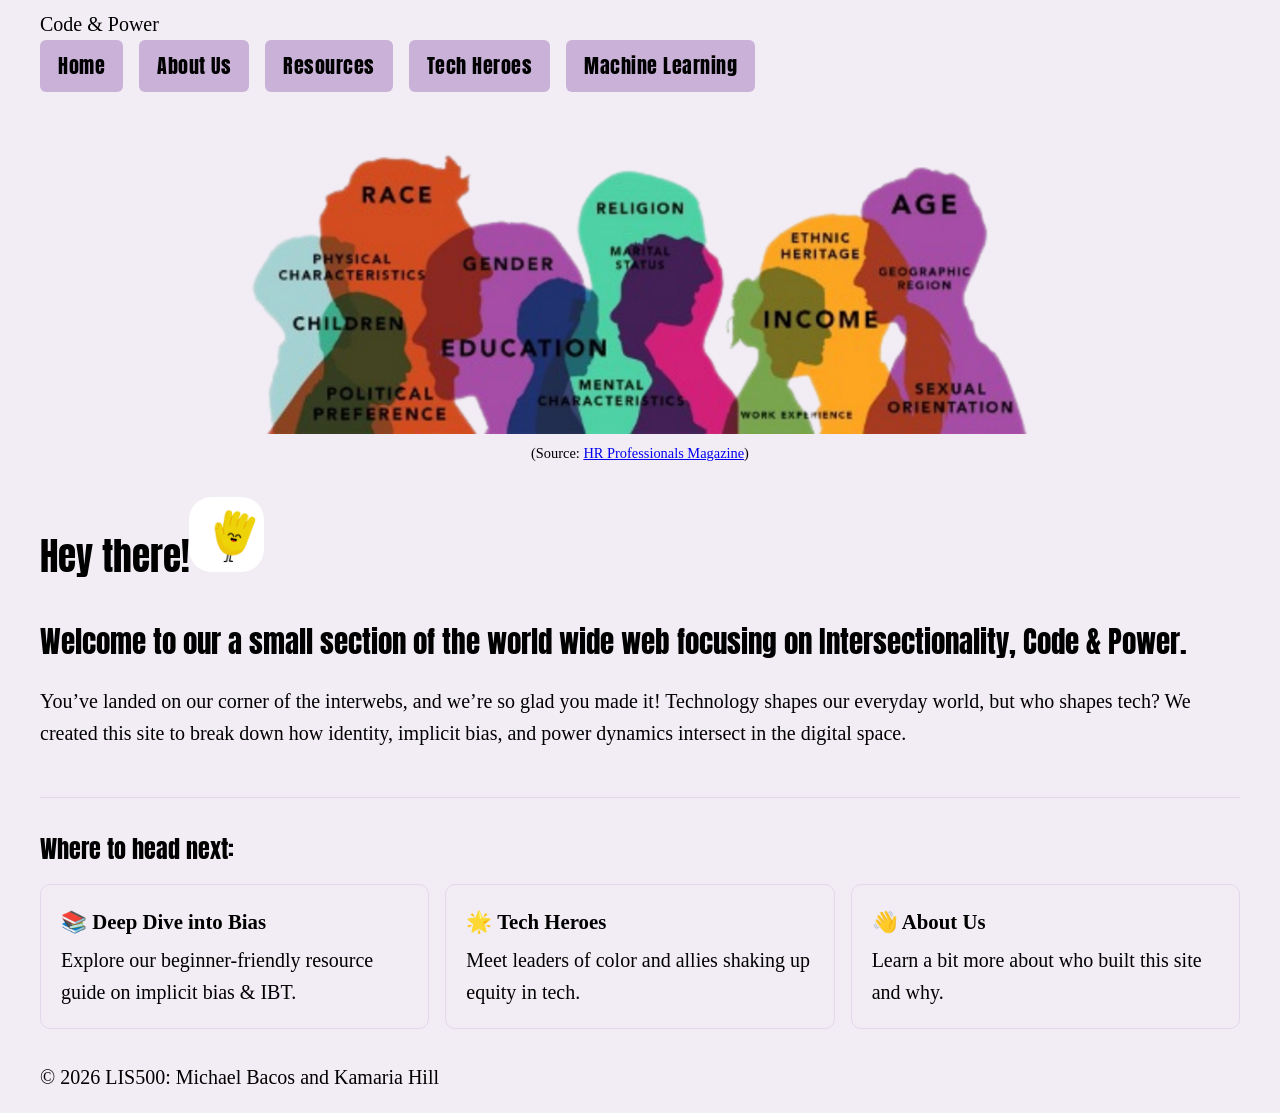
<file: index.html>
<!DOCTYPE html>
<html lang="en">
<head>
    <meta charset="UTF-8">
    <meta name="viewport" content="width=device-width, initial-scale=1.0">
    <title>Intro To Intersectionality: Code & Power </title>
    <link rel="preconnect" href="https://fonts.googleapis.com">
<link rel="preconnect" href="https://fonts.gstatic.com" crossorigin>
<link href="https://fonts.googleapis.com/css2?family=Anton&display=swap" rel="stylesheet">
    <!-- Link to external CSS stylesheet -->
    <link rel="stylesheet" href="https://ladykay98.github.io/LIS500Project/style.css">
</head>
    <!-- Site Header & Navigation-kh -->
    <header class="site-header">
        <div class="logo">Code &amp; Power</div>
        <nav>
            <ul class="nav-links">
                <li><a href="https://ladykay98.github.io/LIS500Project/index.html" class="active">Home</a></li>
                <li><a href="https://ladykay98.github.io/LIS500Project/aboutus.html">About Us</a></li>
                <li><a href="https://ladykay98.github.io/LIS500Project/resources.html">Resources</a></li>
                <li><a href="https://ladykay98.github.io/LIS500Project/techheroes.html">Tech Heroes</a></li>
                <li><a href="https://ladykay98.github.io/LIS500Project/machine-learning-project.html">Machine Learning</a></li>
            </ul>
        </nav>
    </header>
    <!-- Placed hero/banner inside header container; updated to figure tag so img size doesn't overwhelm the page-kh -->
    <figure style="max-width: 800px; margin: 2rem auto; text-align: center;">
    <img alt="implicit bias &amp; intersectionality" src="assets/implicit bias graphic_race-age-gender.png" style="width: 100%; height: auto; display: block;">
    <figcaption style="font-size: 0.9rem; margin-top: 0.5rem;">
        (Source: <a href="https://hrprofessionalsmagazine.com/2020/12/31/measure-implicit-bias-in-your-organization-and-eliminate-it-now/" target="_blank">HR Professionals Magazine</a>)
    </figcaption>
</figure>
<body>

    <!-- Main Splash Page text - kh-->
    <main class="hero-container">
        <section class="hero-card">
            <h1>Hey there!<img src="assets/0368c21a37cce3e3628ff8eeccc4e2a4.gif" alt="Animated GIF waving hand" style="border-radius: 30%; object-fit: cover; width: 75px; height: 75px;"></h1>
            <h2>Welcome to our a small section of the world wide web focusing on <span>Intersectionality, Code &amp; Power</span>.</h2>
            
            <p class="intro-text">
                You’ve landed on our corner of the interwebs, and we’re so glad you made it! Technology shapes our everyday world, but who shapes tech? We created this site to break down how identity, implicit bias, and power dynamics intersect in the digital space.
            </p>

        
            <!-- Quick Links -->
            <div class="quick-nav"> <!--Created a card grid to navigate the site through the index page MB-->
                <h3>Where to head next:</h3>
                <div class="card-grid">
                    <a href="resources.html" class="nav-card">
                        <h4>📚 Deep Dive into Bias</h4>
                        <p>Explore our beginner-friendly resource guide on implicit bias &amp; IBT.</p>
                    </a>
                    <a href="techheroes.html" class="nav-card">
                        <h4>🌟 Tech Heroes</h4>
                        <p>Meet leaders of color and allies shaking up equity in tech.</p>
                    </a>
                    <a href="aboutus.html" class="nav-card">
                        <h4>👋 About Us</h4>
                        <p>Learn a bit more about who built this site and why.</p>
                    </a>
                </div>
            </div>
        </section>
    </main>

</body>
</html>

    <footer>
        <p>&copy; 2026 LIS500: Michael Bacos and Kamaria Hill</p>
    </footer>

</body>
</html>
</file>
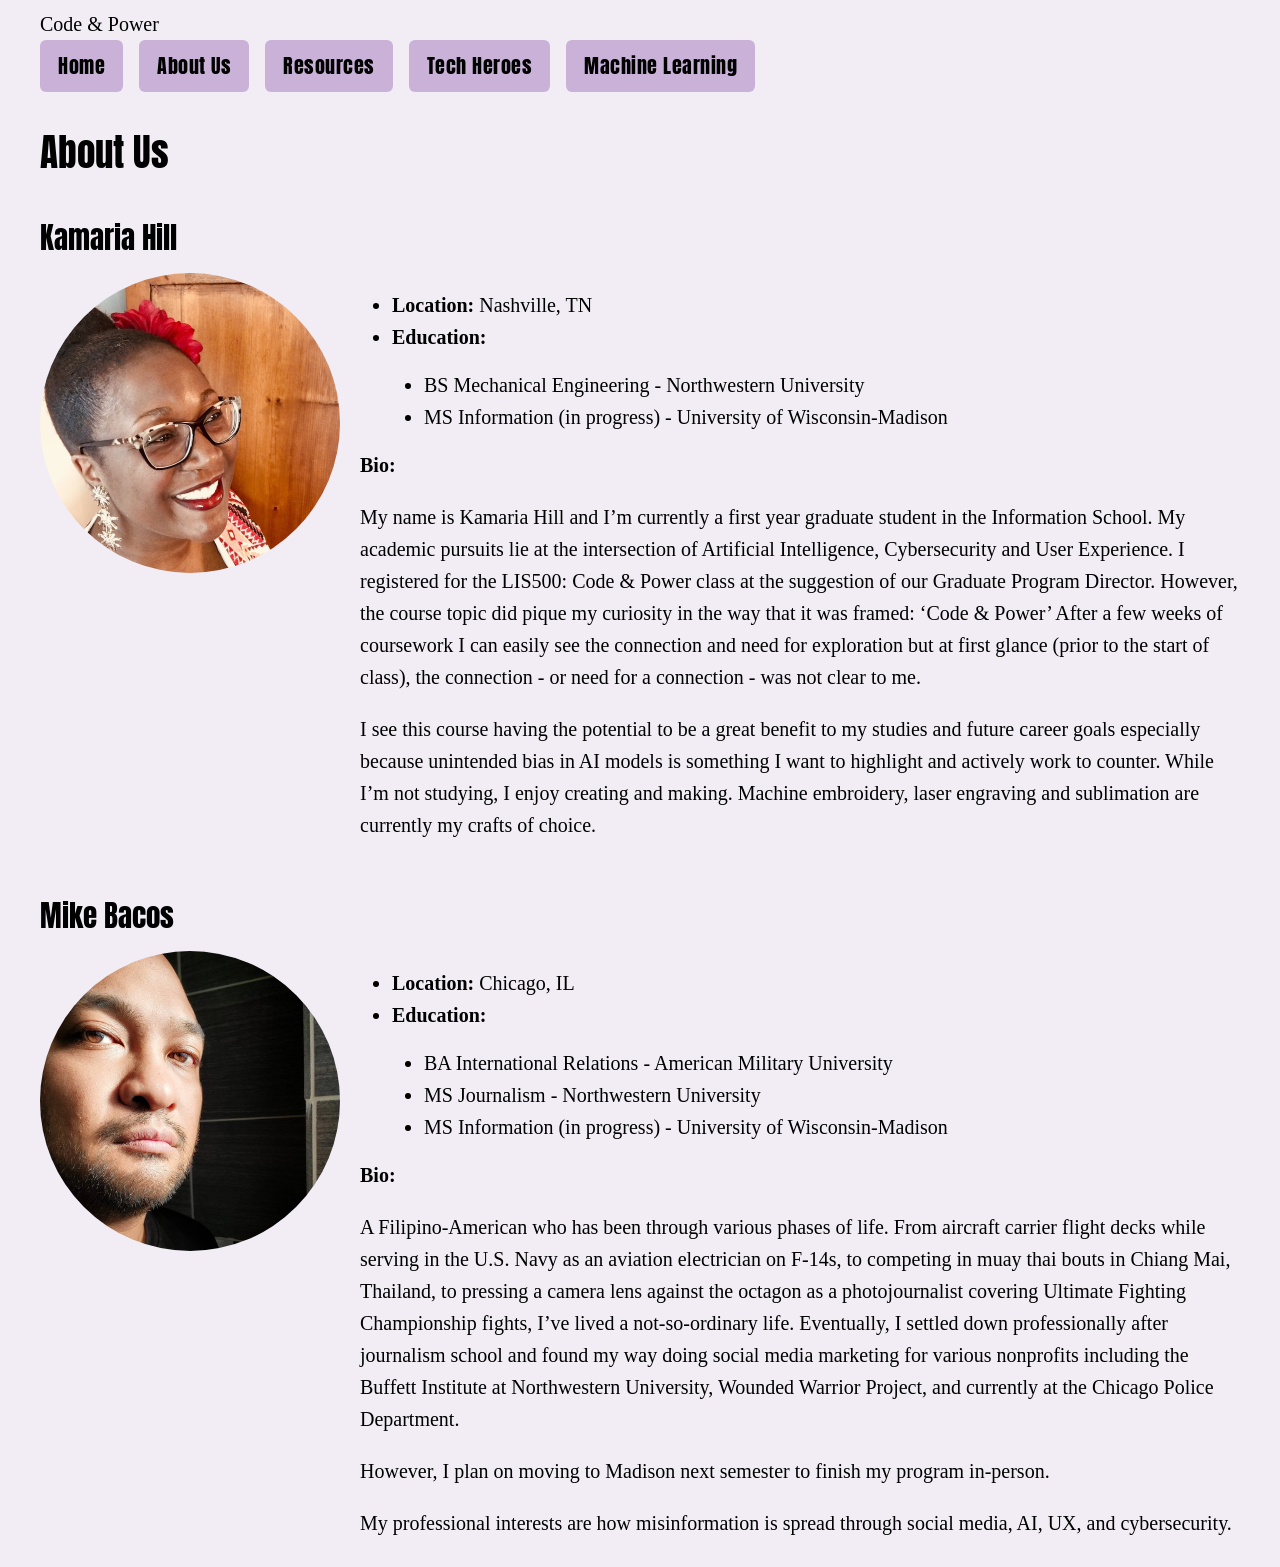
<file: aboutus.html>
<!DOCTYPE html>
<html lang="en">
<head>
  <meta charset="UTF-8">
  <meta name="viewport" content="width=device-width, initial-scale=1">
  <title>About Us</title>
	<link rel="preconnect" href="https://fonts.googleapis.com">
<link rel="preconnect" href="https://fonts.gstatic.com" crossorigin>
<link href="https://fonts.googleapis.com/css2?family=Anton&display=swap" rel="stylesheet">
  <link rel="stylesheet" href="https://ladykay98.github.io/LIS500Project/style.css">
</head>
<body>
<!-- Site Header & Navigation -->
    <header class="site-header">
        <div class="logo">Code &amp; Power</div>
        <nav>
            <ul class="nav-links">
                <li><a href="https://ladykay98.github.io/LIS500Project/index.html" class="active">Home</a></li>
                <li><a href="https://ladykay98.github.io/LIS500Project/aboutus.html">About Us</a></li>
                <li><a href="https://ladykay98.github.io/LIS500Project/resources.html">Resources</a></li>
                <li><a href="https://ladykay98.github.io/LIS500Project/techheroes.html">Tech Heroes</a></li>
				<li><a href="https://ladykay98.github.io/LIS500Project/machine-learning-project.html">Machine Learning</a></li>
            </ul>
        </nav>
    </header>


<main>
	
  <h1>About Us</h1>
  <h2>Kamaria Hill</h2>
	<div class="content-container">
	<img src="assets/khill_headshot_small.jpeg" alt="Photo of Kamaria Hill" class="img-right" style="border-radius: 50%; object-fit: cover; width: 300px; height: 300px;" float: right; margin-right: 20px; margin-bottom: 10px;">	
	<div class="text-container">	 
<ul> 
	<li><b>Location:</b> Nashville, TN</li>
  <li><b>Education:</b>
	  <ul>
		  <li>BS Mechanical Engineering - Northwestern University</li>
     	  <li>MS Information (in progress) - University of Wisconsin-Madison</li>
	  </ul>
  </li>
</ul>	 
 		 		
   <b>Bio:</b> 
  <p>My name is Kamaria Hill and I’m currently a first year graduate student in the Information School.
     My academic pursuits lie at the intersection of Artificial Intelligence, Cybersecurity and User Experience. 
     I registered for the LIS500: Code & Power class at the suggestion of our Graduate Program Director.
    However, the course topic did pique my curiosity in the way that it was framed: ‘Code & Power’ 
    After a few weeks of coursework I can easily see the connection and need for exploration but at first
     glance (prior to the start of class), the connection - or need for a connection - was not clear to me. </p>
	<p>
     I see this course having the potential to be a great benefit to my studies and future career goals especially 
     because unintended bias in AI models is something I want to highlight and actively work to counter. 
     While I’m not studying, I enjoy creating and making. Machine embroidery, laser engraving and 
     sublimation are currently my crafts of choice. </p>
	</div>
	</div>
   <h2>Mike Bacos</h2>
 <div class="content-container">
<img src="assets/MikeBacos.jpg" alt="Photo of Mike Bacos" style="border-radius: 50%; object-fit: cover; width: 300px; height: 300px;" float: right; margin-right: 20px; margin-bottom: 10px;">
<div class="text-container">	 
<ul> 
	<li><b>Location:</b> Chicago, IL</li>
  <li><b>Education:</b>
	  <ul>
		  <li>BA International Relations - American Military University</li>
     		<li>MS Journalism - Northwestern University</li> 
		  	<li>MS Information (in progress) - University of Wisconsin-Madison</li>
	  </ul>
  </li>
</ul>	 
 		 		
   <b>Bio:</b> 
   <p>A Filipino-American who has been through various phases of life. From aircraft carrier flight decks 
    while serving in the U.S. Navy as an aviation electrician on F-14s, to competing in muay thai bouts
     in Chiang Mai, Thailand, to pressing a camera lens against the octagon as a photojournalist covering
    Ultimate Fighting Championship fights, I’ve lived a not-so-ordinary life. Eventually, I settled down
    professionally after journalism school and found my way doing social media marketing for various 
    nonprofits including the Buffett Institute at Northwestern University, Wounded Warrior Project, 
    and currently at the Chicago Police Department. </p> 
    <p>However, I plan on moving to Madison next semester to finish my program in-person. </p>
    <p>My professional interests are how misinformation is spread through social media, AI, UX, and cybersecurity. </p>
	</div>
	</div>	
    
 
</main>




</body>
</html>
</file>
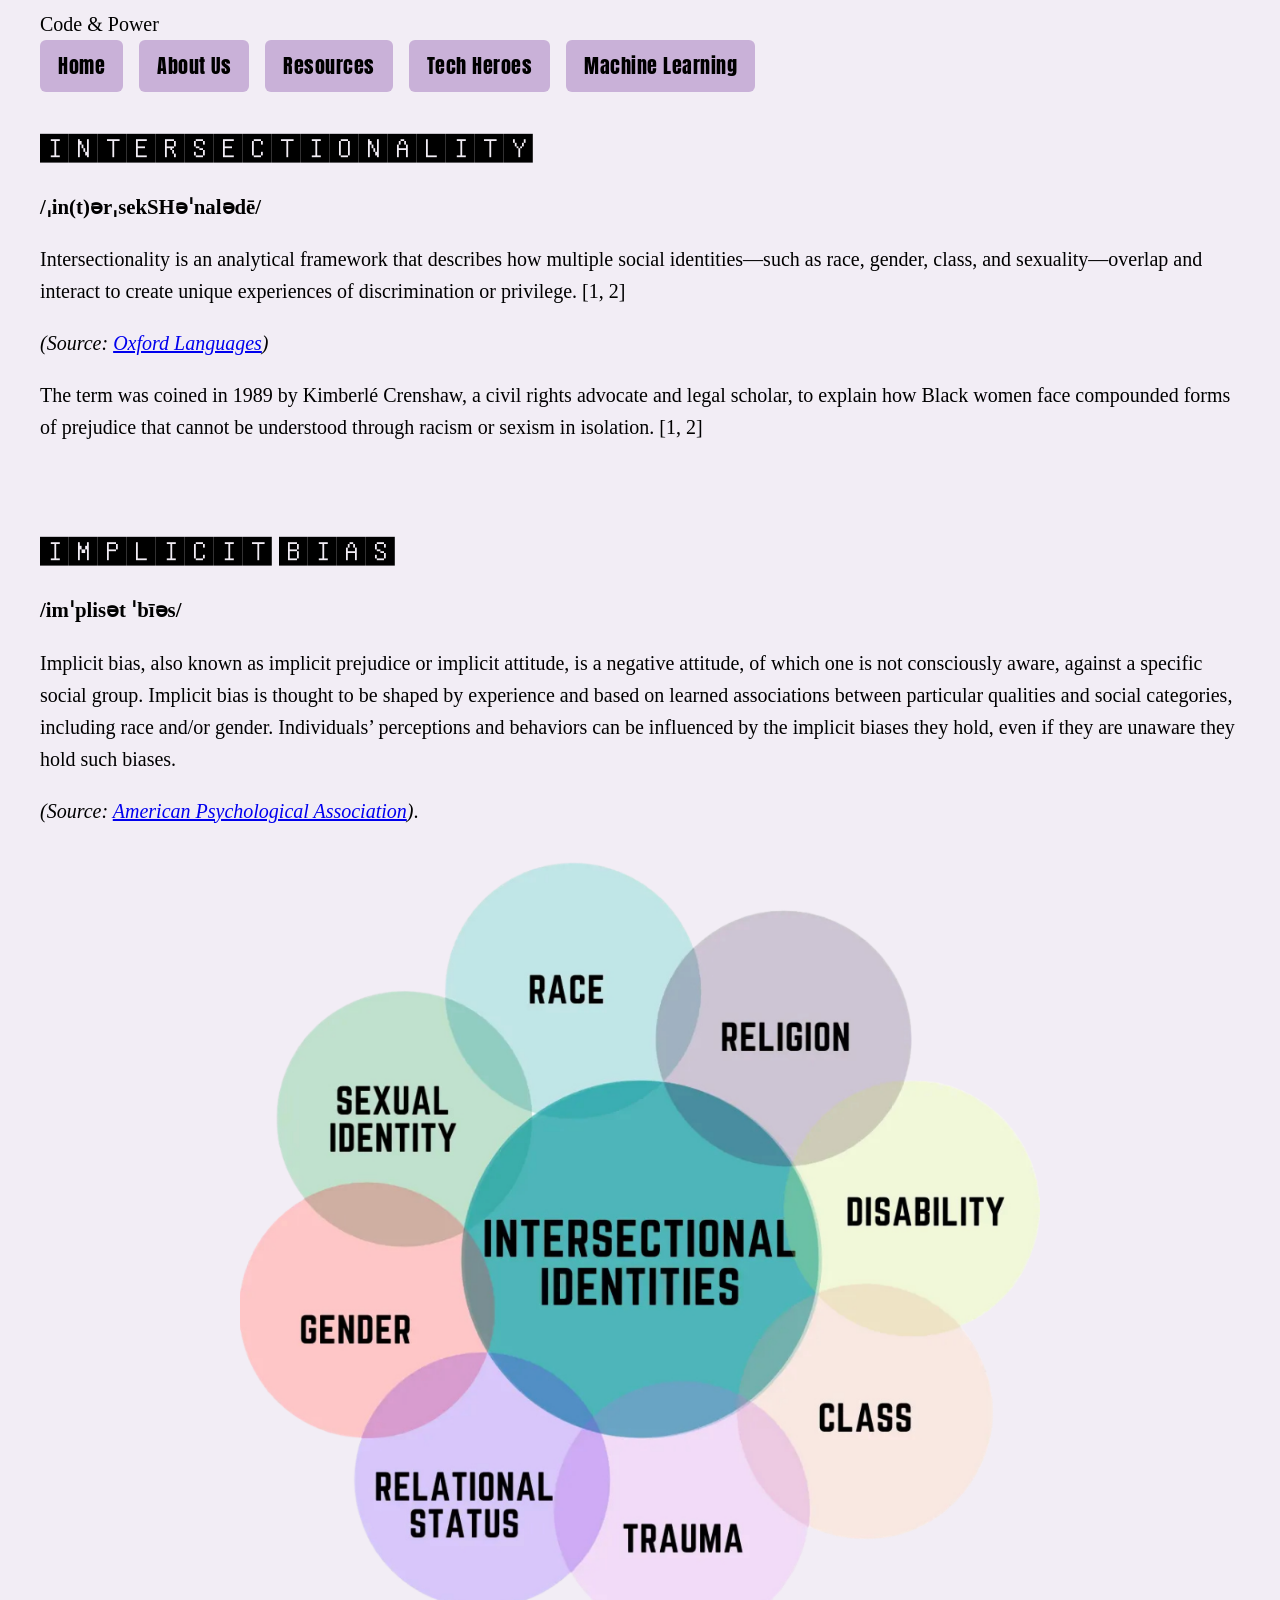
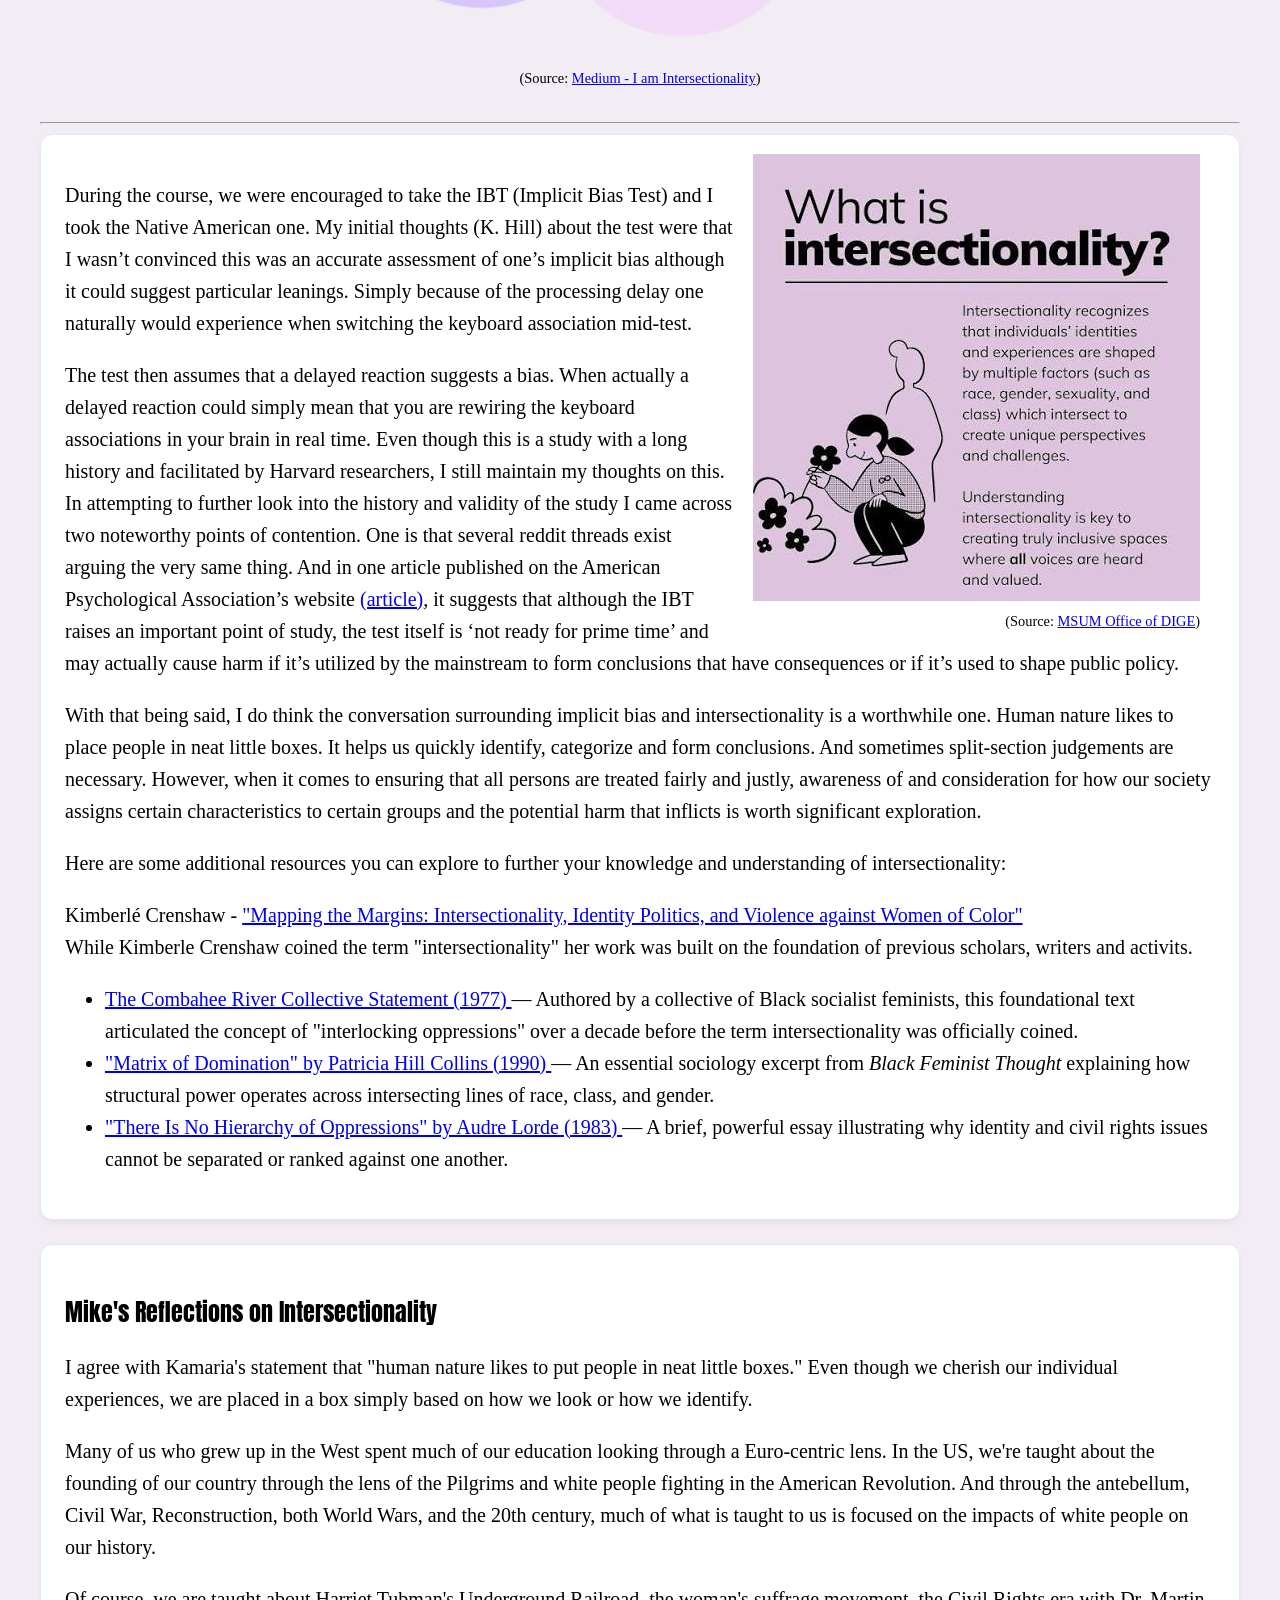
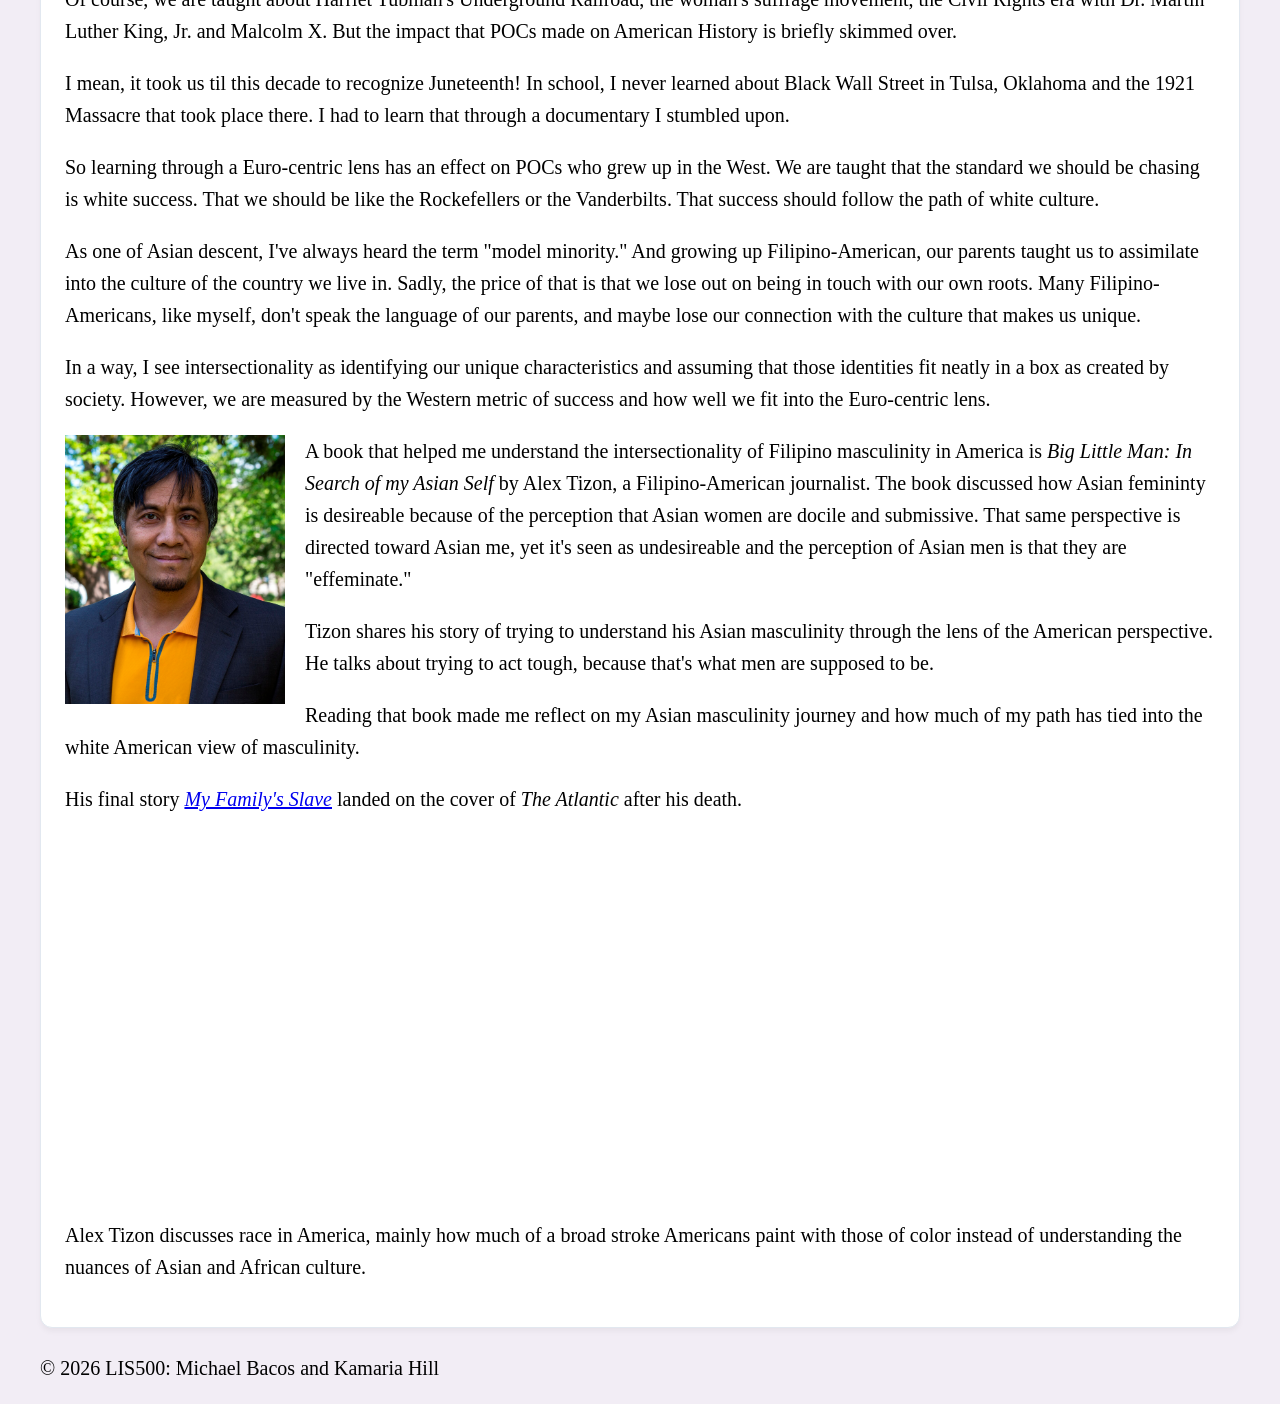
<file: resources.html>
<!DOCTYPE html>
<html lang="en">
<head>
    <meta charset="UTF-8">
    <meta name="viewport" content="width=device-width, initial-scale=1.0">
    <title>Intro To Intersectionality: Code & Power </title>
    <link rel="preconnect" href="https://fonts.googleapis.com">
<link rel="preconnect" href="https://fonts.gstatic.com" crossorigin>
<link href="https://fonts.googleapis.com/css2?family=Anton&display=swap" rel="stylesheet">
    <!-- Link to external CSS stylesheet -->
    <link rel="stylesheet" href="style.css">
</head>
<body>
<!-- Site Header & Navigation -->
    <header class="site-header">
        <div class="logo">Code &amp; Power</div>
        <nav>
             <ul class="nav-links">
                <li><a href="https://ladykay98.github.io/LIS500Project/index.html" class="active">Home</a></li>
                <li><a href="https://ladykay98.github.io/LIS500Project/aboutus.html">About Us</a></li>
                <li><a href="https://ladykay98.github.io/LIS500Project/resources.html">Resources</a></li>
                <li><a href="https://ladykay98.github.io/LIS500Project/techheroes.html">Tech Heroes</a></li>
                 <li><a href="https://ladykay98.github.io/LIS500Project/machine-learning-project.html">Machine Learning</a></li>
            </ul>
        </nav>
    </header>

    <!-- Main Section -->
 <h2> 🅸🅽🆃🅴🆁🆂🅴🅲🆃🅸🅾🅽🅰🅻🅸🆃🆈 </h2>
<h4>/ˌin(t)ərˌsekSHəˈnalədē/</h4>
<p>Intersectionality is an analytical framework that describes how multiple social identities—such as race, 
gender, class, and sexuality—overlap and interact to create unique experiences of discrimination or 
privilege. [1, 2]</p>
<cite>(Source: <a href="https://languages.oup.com/" target="_blank" rel="noopener noreferrer">Oxford Languages</a>)</cite>

<p>The term was coined in 1989 by Kimberlé Crenshaw, a civil rights advocate and legal scholar, to explain how Black women face compounded forms of prejudice that cannot be understood through racism or sexism in isolation. [1, 2]
</p>
<br>
<h2> 🅸🅼🅿🅻🅸🅲🅸🆃 🅱🅸🅰🆂 </h2>
<h4>/imˈplisət ˈbīəs/</h4>
<p>
Implicit bias, also known as implicit prejudice or implicit attitude, is a negative attitude, of which 
one is not consciously aware, against a specific social group. Implicit bias is thought to be shaped by 
experience and based on learned associations between particular qualities and social categories, 
including race and/or gender. Individuals’ perceptions and behaviors can be influenced by the implicit 
biases they hold, even if they are unaware they hold such biases. 
</p>
<cite>(Source: <a href="https://www.apa.org/topics/implicit-bias" target="_blank" rel="noopener noreferrer">American Psychological Association</a>)</cite>.


 
       <figure style="max-width: 800px; margin: 2rem auto; text-align: center;">
  <img src="assets/intersectionality visualization.png" alt="viusal represenation of instersectionality concept" style="width: 100%; height: auto; display: block;">
  <figcaption style="font-size: 0.9rem; margin-top: 0.5rem;">
    (Source: <a href="https://medium.com/appreciative-wellbeing/i-am-intersectionality-6ebc6da347e3" target="_blank">Medium - I am Intersectionality</a>)
  </figcaption>
</figure>
       <hr>
       
<figure style="float: right; margin-left: 20px; margin-bottom: 10px; max-width: 500px;">
  <img src="assets/what is intersectionality_graphic.jpg" alt="what is intersectionality graphic" style="width: 100%; height: auto;">
  <figcaption style="font-size: 0.9rem; text-align: right;">
    (Source: <a href="https://www.instagram.com/p/DCUjyv4RvYA/" target="_blank">MSUM Office of DIGE</a>)
  </figcaption>
</figure>
       
 <div class="card">
    <p>During the course, we were encouraged to take the IBT (Implicit Bias Test) and I took the Native American 
one. My initial thoughts (K. Hill) about the test were that I wasn’t convinced this was an accurate 
assessment of one’s implicit bias although it could suggest particular leanings. Simply because of the 
processing delay one naturally would experience when switching the keyboard association mid-test. 
</p>
<p>
The test then assumes that a delayed reaction suggests a bias. When actually a delayed reaction could 
simply mean that you are rewiring the keyboard associations in your brain in real time. Even though 
this is a study with a long history and facilitated by  Harvard researchers, I still maintain my thoughts 
on this. In attempting to further look into the history and validity of the study I came across two noteworthy points of contention. One is that several reddit threads exist arguing the very same thing. 
And in one article published on the American Psychological Association’s website <a href="https://www.apa.org/monitor/2008/07-08/psychometric">(article)</a>, 
it suggests that although the IBT raises an important point of study, the test itself is ‘not ready for
 prime time’ and may actually cause harm if it’s utilized by the mainstream to form conclusions that 
 have consequences or if it’s used to shape public policy. 
</p>
<p>
With that being said, I do think the conversation surrounding implicit bias and intersectionality is 
a worthwhile one. Human nature likes to place people in neat little boxes. It helps us quickly identify, 
categorize and form conclusions. And sometimes split-section judgements are necessary. However, 
when it comes to ensuring that all persons are treated fairly and justly, awareness of and consideration 
for how our society assigns certain characteristics to certain groups and the potential harm that 
inflicts is worth significant exploration.
</p>
<p> Here are some additional resources you can explore to further your knowledge and understanding of 
    intersectionality:</p>
    <p>Kimberlé Crenshaw - <a href="https://www.jstor.org/stable/1229039">"Mapping the Margins: Intersectionality, Identity Politics, and Violence 
        against Women of Color"</a></br>
    While Kimberle Crenshaw coined the term "intersectionality" her work was built on the 
    foundation of previous scholars, writers and activits.</p>
   
    <ul class="resource-list">
        <li>
            <a href="https://www.blackpast.org/african-american-history/combahee-river-collective-statement-1977/" target="_blank" rel="noopener noreferrer">
                The Combahee River Collective Statement (1977)
            </a>
            — Authored by a collective of Black socialist feminists, this foundational text articulated the concept of "interlocking oppressions" over a decade before the term intersectionality was officially coined.
        </li>
        <li>
            <a href="https://en.wikipedia.org/wiki/Matrix_of_domination" target="_blank" rel="noopener noreferrer">
                "Matrix of Domination" by Patricia Hill Collins (1990)
            </a>
            — An essential sociology excerpt from <em>Black Feminist Thought</em> explaining how structural power operates across intersecting lines of race, class, and gender.
        </li>
        <li>
            <a href="https://theanarchistlibrary.org/library/audre-lorde-there-is-no-hierarchy-of-oppressions" target="_blank" rel="noopener noreferrer">
                "There Is No Hierarchy of Oppressions" by Audre Lorde (1983)
            </a>
            — A brief, powerful essay illustrating why identity and civil rights issues cannot be separated or ranked against one another.
        </li>
    </ul>
</p>
 </div>
    <div class="card">
    <h3>Mike's Reflections on Intersectionality</h3> 
       <p>I agree with Kamaria's statement that "human nature likes to put people in neat little boxes." Even though we
       cherish our individual experiences, we are placed in a box simply based on how we look or how we identify.</p>
        <p>Many of us who grew up in the West spent much of our education looking through a Euro-centric lens. In the US, we're
        taught about the founding of our country through the lens of the Pilgrims and white people fighting in the 
        American Revolution. And through the antebellum, Civil War, Reconstruction, both World Wars, and the 20th century,
        much of what is taught to us is focused on the impacts of white people on our history.</p>
        <p>Of course, we are taught about Harriet Tubman's Underground Railroad, the woman's suffrage movement, 
            the Civil Rights era with Dr. Martin Luther King, Jr. and Malcolm X. But the impact that POCs made on American
            History is briefly skimmed over.</p>
        <p>I mean, it took us til this decade to recognize Juneteenth! In school, I never learned about Black Wall Street in Tulsa,
        Oklahoma and the 1921 Massacre that took place there. I had to learn that through a documentary I stumbled upon.</p>
        <p>So learning through a Euro-centric lens has an effect on POCs who grew up in the West. We are taught that the standard
        we should be chasing is white success. That we should be like the Rockefellers or the Vanderbilts. That success should
        follow the path of white culture.</p>
        <p>As one of Asian descent, I've always heard the term "model minority." And growing up Filipino-American, our parents
        taught us to assimilate into the culture of the country we live in. Sadly, the price of that is that we lose out on being in touch 
        with our own roots. Many Filipino-Americans, like myself, don't speak the language of our parents, and maybe lose our connection
        with the culture that makes us unique.</p>
        <p>In a way, I see intersectionality as identifying our unique characteristics and assuming that those identities fit
        neatly in a box as created by society. However, we are measured by the Western metric of success and how well we fit into
        the Euro-centric lens.</p>
       <div class="wrap-section">
       <img src="assets/AlexTizon.jpg" alt="Photo of Alex Tizon" class="float-left">
       <p>A book that helped me understand the intersectionality of Filipino masculinity in America is <i>Big Little Man: In Search of my Asian Self</i>
        by Alex Tizon, a Filipino-American journalist. The book discussed how Asian femininty is desireable because of the perception that
       Asian women are docile and submissive. That same perspective is directed toward Asian me, yet it's seen as undesireable and the perception
       of Asian men is that they are "effeminate."</p>
       <p>Tizon shares his story of trying to understand his Asian masculinity through the lens of the American perspective. He
       talks about trying to act tough, because that's what men are supposed to be.</p>
       <p>Reading that book made me reflect on my Asian masculinity journey and how much of my path has tied into the white American
       view of masculinity.</p>
       <p>His final story <a href="https://www.theatlantic.com/magazine/archive/2017/06/lolas-story/524490/" target="_blank" rel="noopener noreferrer"><i>My Family's Slave</i></a> 
       landed on the cover of <i>The Atlantic</i> after his death. </p></div>
       
       <iframe width="560" height="315" src="https://www.youtube.com/embed/_2X2heQgsdc?si=CbzYyihG_8gIi42g" title="YouTube video player" frameborder="0" allow="accelerometer; autoplay; clipboard-write; encrypted-media; gyroscope; picture-in-picture; web-share" referrerpolicy="strict-origin-when-cross-origin" allowfullscreen></iframe>
       <p>Alex Tizon discusses race in America, mainly how much of a broad stroke Americans paint with those of color
      instead of understanding the nuances of Asian and African culture.</p>
   
   </div>
</div>    

</body>
      <footer>
        <p>&copy; 2026 LIS500: Michael Bacos and Kamaria Hill</p>
    </footer>
</html>

  

</body>
</html>
</file>
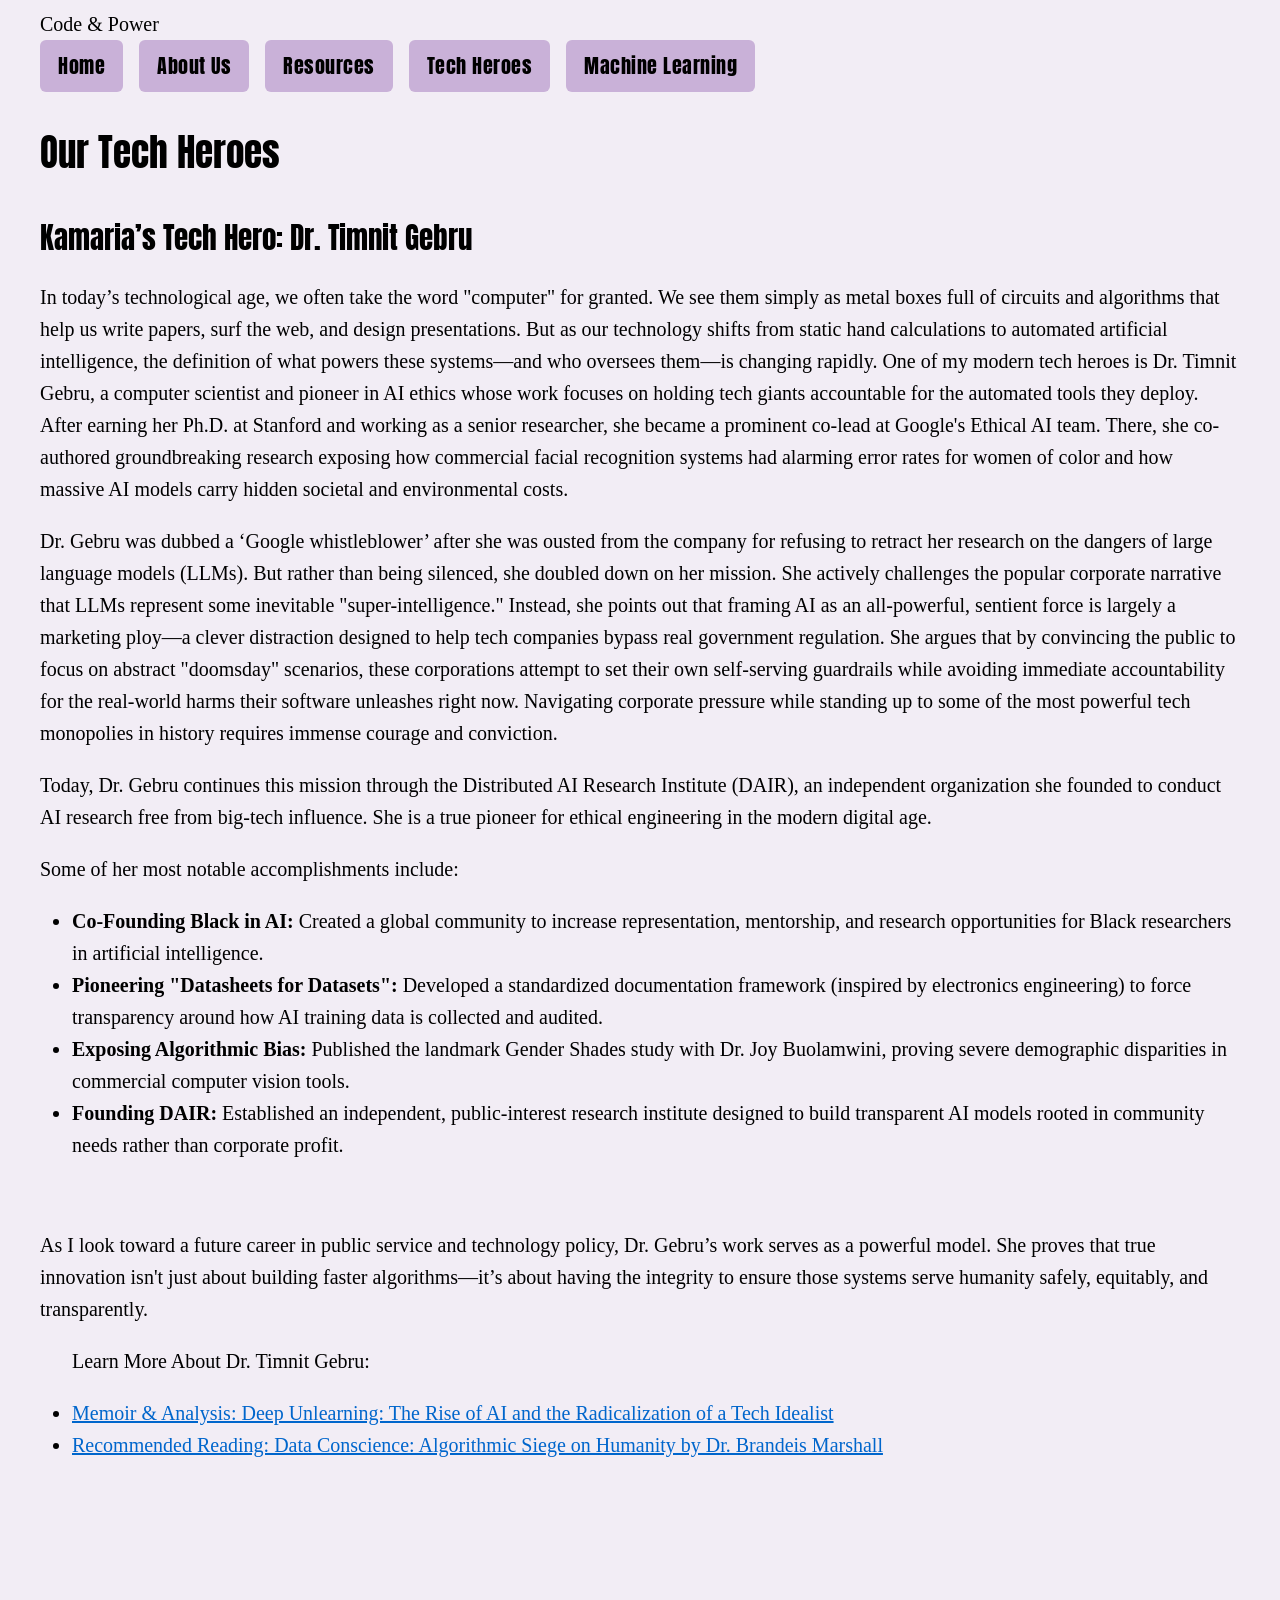
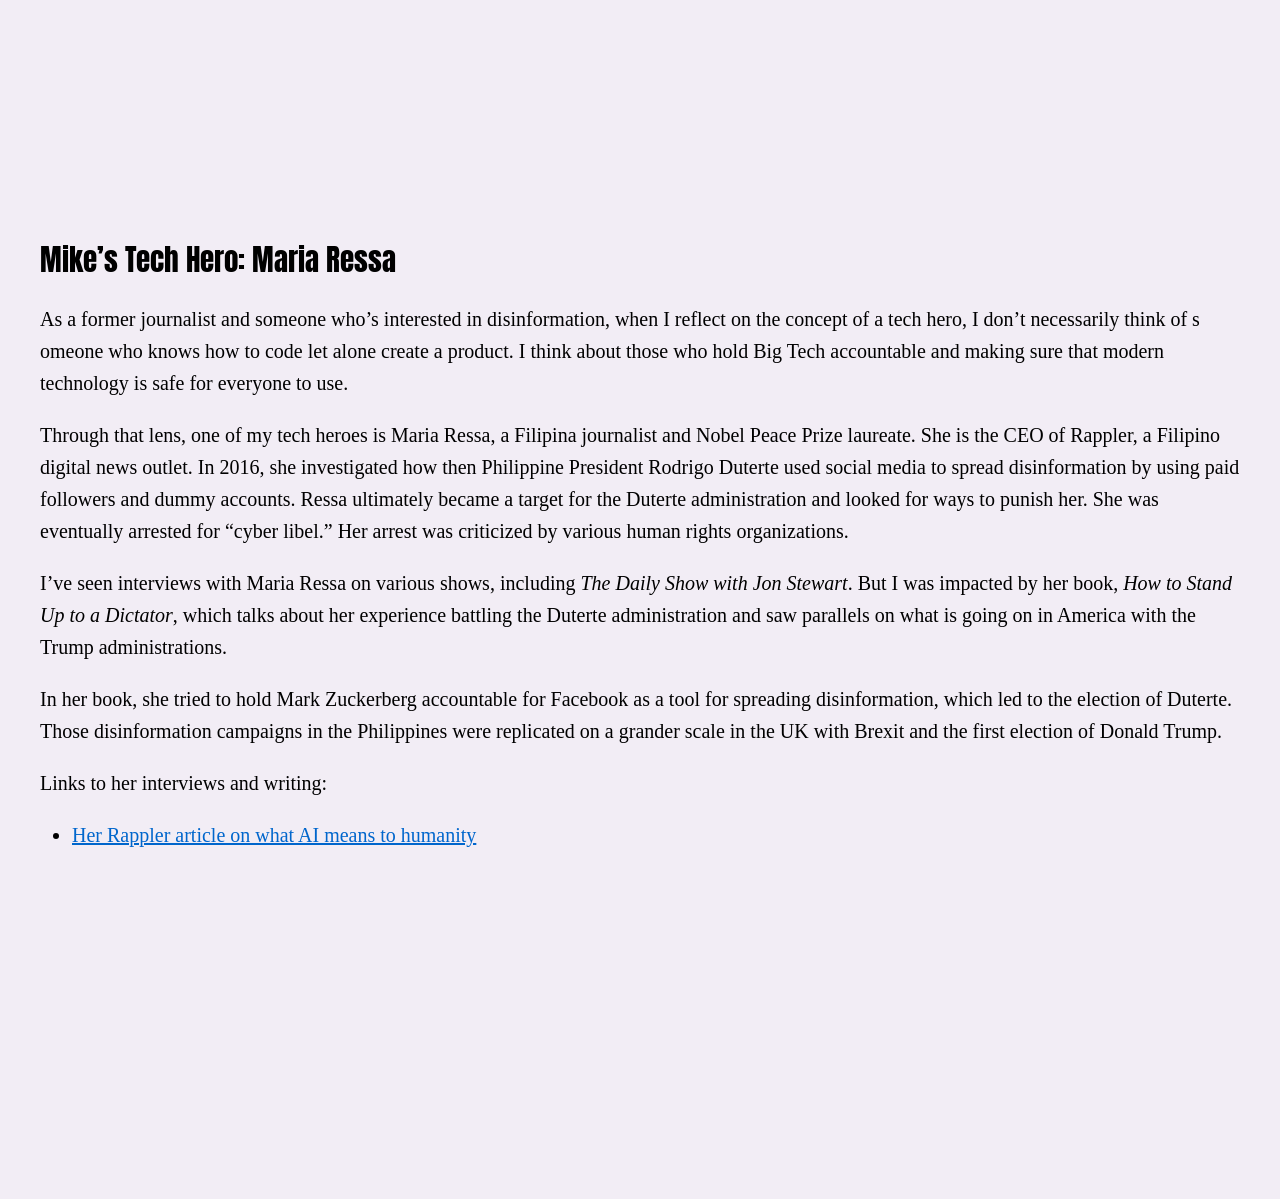
<file: techheroes.html>
<!DOCTYPE html>
<html lang="en">
<head>
  <meta charset="UTF-8">
  <meta name="viewport" content="width=device-width, initial-scale=1">
  <title>Tech Heroes</title>
	<link rel="preconnect" href="https://fonts.googleapis.com">
<link rel="preconnect" href="https://fonts.gstatic.com" crossorigin>
<link href="https://fonts.googleapis.com/css2?family=Anton&display=swap" rel="stylesheet">
  <link rel="stylesheet" href="style.css">
</head>
<body>
<!-- Site Header & Navigation -->
    <header class="site-header">
        <div class="logo">Code &amp; Power</div>
        <nav>
            <ul class="nav-links">
                <li><a href="https://ladykay98.github.io/LIS500Project/index.html" class="active">Home</a></li>
                <li><a href="https://ladykay98.github.io/LIS500Project/aboutus.html">About Us</a></li>
                <li><a href="https://ladykay98.github.io/LIS500Project/resources.html">Resources</a></li>
                <li><a href="https://ladykay98.github.io/LIS500Project/techheroes.html">Tech Heroes</a></li>
				<li><a href="https://ladykay98.github.io/LIS500Project/machine-learning-project.html">Machine Learning</a></li>
            </ul>
        </nav>
    </header>


<main>
	
  <h1>Our Tech Heroes</h1>
  <h2>Kamaria&rsquo;s Tech Hero: Dr. Timnit Gebru</h2>
  <p>In today’s technological age, we often take the word "computer" for granted. We see them simply as metal boxes full of circuits and algorithms that help us write papers, surf the web, and design presentations. But as our technology shifts from static hand calculations to automated artificial intelligence, the definition of what powers these systems—and who oversees them—is changing rapidly.
One of my modern tech heroes is Dr. Timnit Gebru, a computer scientist and pioneer in AI ethics whose work focuses on holding tech giants accountable for the automated tools they deploy. After earning her Ph.D. at Stanford and working as a senior researcher, she became a prominent co-lead at Google's Ethical AI team. There, she co-authored groundbreaking research exposing how commercial facial recognition systems had alarming error rates for women of color and how massive AI models carry hidden societal and environmental costs.
  </p>
<p>Dr. Gebru was dubbed a &lsquo;Google whistleblower&rsquo; after she was ousted from the company for refusing to retract her research on the dangers of large language models (LLMs). But rather than being silenced, she doubled down on her mission. She actively challenges the popular corporate narrative that LLMs represent some inevitable "super-intelligence." Instead, she points out that framing AI as an all-powerful, sentient force is largely a marketing ploy—a clever distraction designed to help tech companies bypass real government regulation. She argues that by convincing the public to focus on abstract "doomsday" scenarios, these corporations attempt to set their own self-serving guardrails while avoiding immediate accountability for the real-world harms their software unleashes right now.
Navigating corporate pressure while standing up to some of the most powerful tech monopolies in history requires immense courage and conviction. 
	  </p>
	 <p> Today, Dr. Gebru continues this mission through the Distributed AI Research Institute (DAIR), an independent organization she founded to conduct AI research free from big-tech influence.
She is a true pioneer for ethical engineering in the modern digital age. </p>
	<p>Some of her most notable accomplishments include:</p>
	<ul>
    <li><b>Co-Founding Black in AI:</b> Created a global community to increase representation, mentorship, and research opportunities for Black researchers in artificial intelligence.
</li>
    <li><b>Pioneering "Datasheets for Datasets":</b> Developed a standardized documentation framework (inspired by electronics engineering) to force transparency around how AI training data is collected and audited.
</li>
    <li><b>Exposing Algorithmic Bias:</b> Published the landmark Gender Shades study with Dr. Joy Buolamwini, proving severe demographic disparities in commercial computer vision tools.

<li><b>Founding DAIR:</b> Established an independent, public-interest research institute designed to build transparent AI models rooted in community needs rather than corporate profit.</li>
</li>
</ul>
	<br>
	
		<p>
	As I look toward a future career in public service and technology policy, Dr. Gebru’s work serves as a powerful model. She proves that true innovation isn't just about building faster algorithms—it’s about having the integrity to ensure those systems serve humanity safely, equitably, and transparently.
</p>
	<ul>
		<p>Learn More About Dr. Timnit Gebru:
<li><a href="https://www.amazon.com/dp/1668093073?lv=shuf&channelId=500&plpRedirect=mhFallback">Memoir & Analysis: Deep Unlearning: The Rise of AI and the Radicalization of a Tech Idealist</li>
<li><a href="https://www.amazon.com/Data-Conscience-Algorithmic-Siege-Humanity/dp/1119821185/ref=sr_1_1?crid=15MA74UTI0SX7&dib=eyJ2IjoiMSJ9.MeAx-BoUApBFe0kRPlZztQ.uxdwTSx7eWljjR0JH6bzPDwpS9iOMz5X2x541vC4yoY&dib_tag=se&keywords=%E2%80%A2Recommended+Reading%3A+Data+Conscience%3A+Algorithmic+Siege+on+Humanity+by+Dr.+Brandeis+Marshall&nsdOptOutParam=true&qid=1791255410&s=books&sprefix=recommended+reading+data+conscience+algorithmic+siege+on+humanity+by+dr.+brandeis+marshall%2Cstripbooks%2C142&sr=1-1">Recommended Reading: Data Conscience: Algorithmic Siege on Humanity by Dr. Brandeis Marshall</a></li>
		</ul>
 </p>
	<iframe width="560" height="315" src="https://www.youtube.com/embed/PWCtoVt1CJM?si=a_AyFHtSnNo6sAtq" title="YouTube video player" frameborder="0" allow="accelerometer; autoplay; clipboard-write; encrypted-media; gyroscope; picture-in-picture; web-share" referrerpolicy="strict-origin-when-cross-origin" allowfullscreen></iframe>
    <iframe width="560" height="315" src="https://www.youtube.com/embed/XqxbWdJ51K0?si=mdcRZnFf4pbWXQEn" title="YouTube video player" frameborder="0" allow="accelerometer; autoplay; clipboard-write; encrypted-media; gyroscope; picture-in-picture; web-share" referrerpolicy="strict-origin-when-cross-origin" allowfullscreen></iframe>
	
  <h2>Mike&rsquo;s Tech Hero: Maria Ressa</h2>
  <p>As a former journalist and someone who’s interested in disinformation, 
    when I reflect on the concept of a tech hero, I don’t necessarily think of s
    omeone who knows how to code let alone create a product. I think about those who 
    hold Big Tech accountable and making sure that modern technology is safe for everyone to use.</p>
   <p>Through that lens, one of my tech heroes is Maria Ressa, a Filipina journalist and Nobel Peace Prize laureate. 
    She is the CEO of Rappler, a Filipino digital news outlet. In 2016, she investigated how then Philippine President 
    Rodrigo Duterte used social media to spread disinformation by using paid followers 
    and dummy accounts. Ressa ultimately became a target for the Duterte administration 
    and looked for ways to punish her. She was eventually arrested for “cyber libel.” 
    Her arrest was criticized by various human rights organizations.</p> 
    <p>I’ve seen interviews with Maria Ressa on various shows, including <i>The Daily Show with Jon Stewart</i>. 
        But I was impacted by her book, <i>How to Stand Up to a Dictator</i>, which talks about her experience battling the 
        Duterte administration and saw parallels on what is going on in America with the Trump administrations.</p>
    <p>In her book, she tried to hold Mark Zuckerberg accountable for Facebook as a tool for spreading disinformation, 
        which led to the election of Duterte. Those disinformation campaigns in the Philippines were
         replicated on a grander scale in the UK with Brexit and the first election of Donald Trump.</p>
   <p>Links to her interviews and writing:</p>
	<ul>
		<li><a href="https://www.rappler.com/voices/thought-leaders/analysis-united-nations-what-ai-means-for-humanity/">Her Rappler article on what AI means to humanity</a></li>
	</ul>
   
       <iframe width="560" height="315" src="https://www.youtube.com/embed/rKBbmUwnqfM?si=sCuibZUH4xIiwjqF" title="YouTube video player" frameborder="0" allow="accelerometer; autoplay; clipboard-write; encrypted-media; gyroscope; picture-in-picture; web-share" referrerpolicy="strict-origin-when-cross-origin" allowfullscreen></iframe></li>
       <iframe width="560" height="315" src="https://www.youtube.com/embed/Tsb1I7hqaJ4?si=x9oSWjO0FuTnxDqS" title="YouTube video player" frameborder="0" allow="accelerometer; autoplay; clipboard-write; encrypted-media; gyroscope; picture-in-picture; web-share" referrerpolicy="strict-origin-when-cross-origin" allowfullscreen></iframe></li>
        
  
 
</main>




</body>
</html>
</file>
<file: style.css>
header {
  margin-bottom: 2rem;
}

body{
  font-family: Garamond, serif;
  color: black;
  background-color: #F2EDF5;  /* A soft, light purple background to represent our Northwestern roots - go cats!-kh */
  
 /* Font size & spacing adjustments kh */
  font-size: 1.25rem; /* gives font a comfortable default reading size kh */
  line-height: 1.6;   /* adds breathing room between lines of text kh */
      
  padding: 0 2rem; /* Added padding to the left and right edges of the entire window-kh */
}
h1 {
  font-family: "Anton", sans-serif;
  font-weight: 400;
  font-style: normal;
  font-size: 2.3rem;
  margin-bottom: 1rem;
}

h2 {
  font-family: "Anton", sans-serif;
  font-weight: 400;
  font-style: normal;
  font-size: 1.8rem;
  margin-top: 2rem;
  margin-bottom: 0.75rem;
}

h3 {
  font-family: "Anton", sans-serif;
  font-weight: 400;
  font-style: normal;
  font-size: 1.5rem;
  margin-top: 1.5rem;
  margin-bottom: 0.5rem;
}

h4 {
  font-size: 1.3rem;
  margin-top: 1.25rem;
  margin-bottom: 0.5rem;
}

/* Only style links inside  <nav> header -kh */
nav li a {
  display: block;
  color: black;
  padding: 10px 18px;          /* Adds space inside the button around the text-kh */
  text-decoration: none;
  font-family: "Anton", sans-serif;    /* Use Anton for navigation button fonts for visual distinction -kh */
  font-weight: 400;
  letter-spacing: 0.5px;       /* Adds breathing room so letters don't feel crowded -kh */
  background-color: #C9B1D8;   /* Add constrasting color for button background when not in hover mode -kh */
  border-radius: 6px;          /* Rounds the corners of the buttons for visual appeal - kh */
}

nav li a:hover {
  background-color: #111111;
  color: white;
}

/* Make navigation links line up horizontally-kh */
.nav-links {
  list-style-type: none;
  margin: 0;
  padding: 0;
  background-color: transparent;
  gap: 1rem;
  display: flex;
}

/* MAIN CONTENT LISTS (Resources / Articles) kh */
main ul, 
section ul {
  list-style-type: disc;
  display: block;
  margin: 1rem 0;
  padding-left: 2rem;
}

main li a, 
section li a {
  display: inline;      /* Lets links sit naturally inside text paragraphs/lists */
  padding: 0;           /* Removes button padding */
  color: #0066cc;       /* Standard link blue (or choose your preferred color) */
  text-decoration: underline;
}
 
.content-container {
  display: flex;
  align-items: flex-start; /* Aligns items to the top MB */
  gap: 20px;               /* Handles spacing between image and text automatically MB */
}

.content-container img {
  width: 250px;
  height: auto;
  flex-shrink: 0;          /* Prevents the image from squeezing smaller than 250px  MB */
}

/* Text wraps around the photo of Alex Tizon MB */
.float-left {
  float: left;
  width: 220px;
  height: auto;
  margin: 0 1.25rem 0.75rem 0;   /* space between photo and text MB */
}

/* Keeps the next section from wrapping around the photo too MB */
.wrap-section {
  display: flow-root;
  margin-bottom: 2.5rem;
}

.wrap-section p:first-of-type {
  margin-top: 0;                 /* aligning the first line with top of photo MB */
}

.text-block {
  flex: 1;        
  margin: 0;       
}

/* QUICK NAV SECTION MB */
.quick-nav {
  margin: 3rem 0 2rem;          
  padding-top: 2rem;
  border-top: 1px solid #e3d9ea; 
}

.quick-nav h3 {
  margin: 0 0 1rem;             /* creating a gap between the heading and the cards MB */
}

.card-grid {
  display: grid;
  grid-template-columns: repeat(auto-fit, minmax(220px, 1fr));  /* lining the cards up side by side MB */
  gap: 1rem;
}

.nav-card {
  display: block;               /* makes the whole card clickable as a box MB */
  padding: 1.25rem;
  border: 1px solid #e3d9ea;
  border-radius: 10px;
  text-decoration: none;     /* taking out the default underline from the links MB */   
  color: inherit;
}

.nav-card:hover {
  background: #faf7fc;
}

.nav-card h4 {
  margin: 0 0 0.35rem;          /* no space above, small space below MB */
}

.nav-card p {
  margin: 0;                    /* removes default paragraph spacing MB */
}
/* RESOURCES PAGE CONTAINER CARDS  kh */
.card {
  background-color: #ffffff; /* Clean white card background kh */
  border: 1px solid #e2e8f0;  /*- Light gray border for style kh */
  border-radius: 12px;       /* Soft rounded corners kh */
  padding: 24px;             /* Space between the border and content kh */
  margin-bottom: 24px;       /* Separation between stacked cards kh */
  box-shadow: 0 4px 6px -1px rgba(0, 0, 0, 0.05); /* Subtle depth shadow kh */
}

/* Style for the Live Machine Model MB */

#label-container { width: 300px; font-family: sans-serif; }
.label-row { margin: 8px 0; display: flex; flex-wrap: wrap; justify-content: space-between; }
.label-row .bar { width: 100%; height: 10px; background: #e5e5e5; border-radius: 5px; overflow: hidden; margin-top: 4px; }
.label-row .fill { height: 100%; background: #9aa5b1; transition: width 0.15s; }
.label-row.top { font-weight: bold; }
.label-row.top .fill { background: #2e7d32; }

/* Stylizing the Machine Learning Model Page MB */
.ml-page main {
  max-width: 1000px;
  margin: 0 auto;
  padding-bottom: 3rem;
}

/* Hero */
.ml-page .hero {
  margin: 2rem 0;
  padding: 2rem;
  background: #C9B1D8;
  border-radius: 12px;
}
.ml-page .hero h1 { margin-top: 0; }
.ml-page .hero p  { margin-bottom: 0; }

/* Cards (same look as the existing .card on the Resources page) */
.ml-page .card {
  background: #fff;
  border: 1px solid #e2e8f0;
  border-radius: 12px;
  padding: 24px;
  margin-bottom: 24px;
  box-shadow: 0 1px 3px rgba(0, 0, 0, 0.08);
}
.ml-page .card h2 { margin-top: 0; }

/* Two cards side by side, stacked on small screens */
.ml-page .two-col {
  display: grid;
  grid-template-columns: repeat(auto-fit, minmax(300px, 1fr));
  gap: 24px;
  margin-bottom: 24px;
}
.ml-page .two-col .card { margin-bottom: 0; }

/* Small gray note text */
.ml-page .muted {
  color: #555;
  font-size: 1rem;
  font-style: italic;
}

/* Launch button, matching the nav buttons */
.ml-page .tm-button {
  padding: 12px 24px;
  border: none;
  border-radius: 6px;
  background: #C9B1D8;
  color: #000;
  font: inherit;
  font-weight: bold;
  cursor: pointer;
}
.ml-page .tm-button:hover {
  background: #111;
  color: #fff;
}

/* Webcam + predictions side by side */
.ml-page .tm-layout {
  display: flex;
  flex-wrap: wrap;
  gap: 2rem;
  margin-top: 1rem;
}
.ml-page #webcam-container canvas {
  border-radius: 10px;
  display: block;
}
.ml-page #label-container { width: 300px; max-width: 100%; }

/* Videos resize to fit the card */
.ml-page .video iframe {
  width: 100%;
  max-width: 720px;
  aspect-ratio: 16 / 9;
  height: auto;
  border: 0;
  border-radius: 10px;
}

/* Footer */
.ml-page .site-footer {
  text-align: center;
  padding: 1.5rem;
  font-size: 1rem;
  color: #555;
}
</file>
